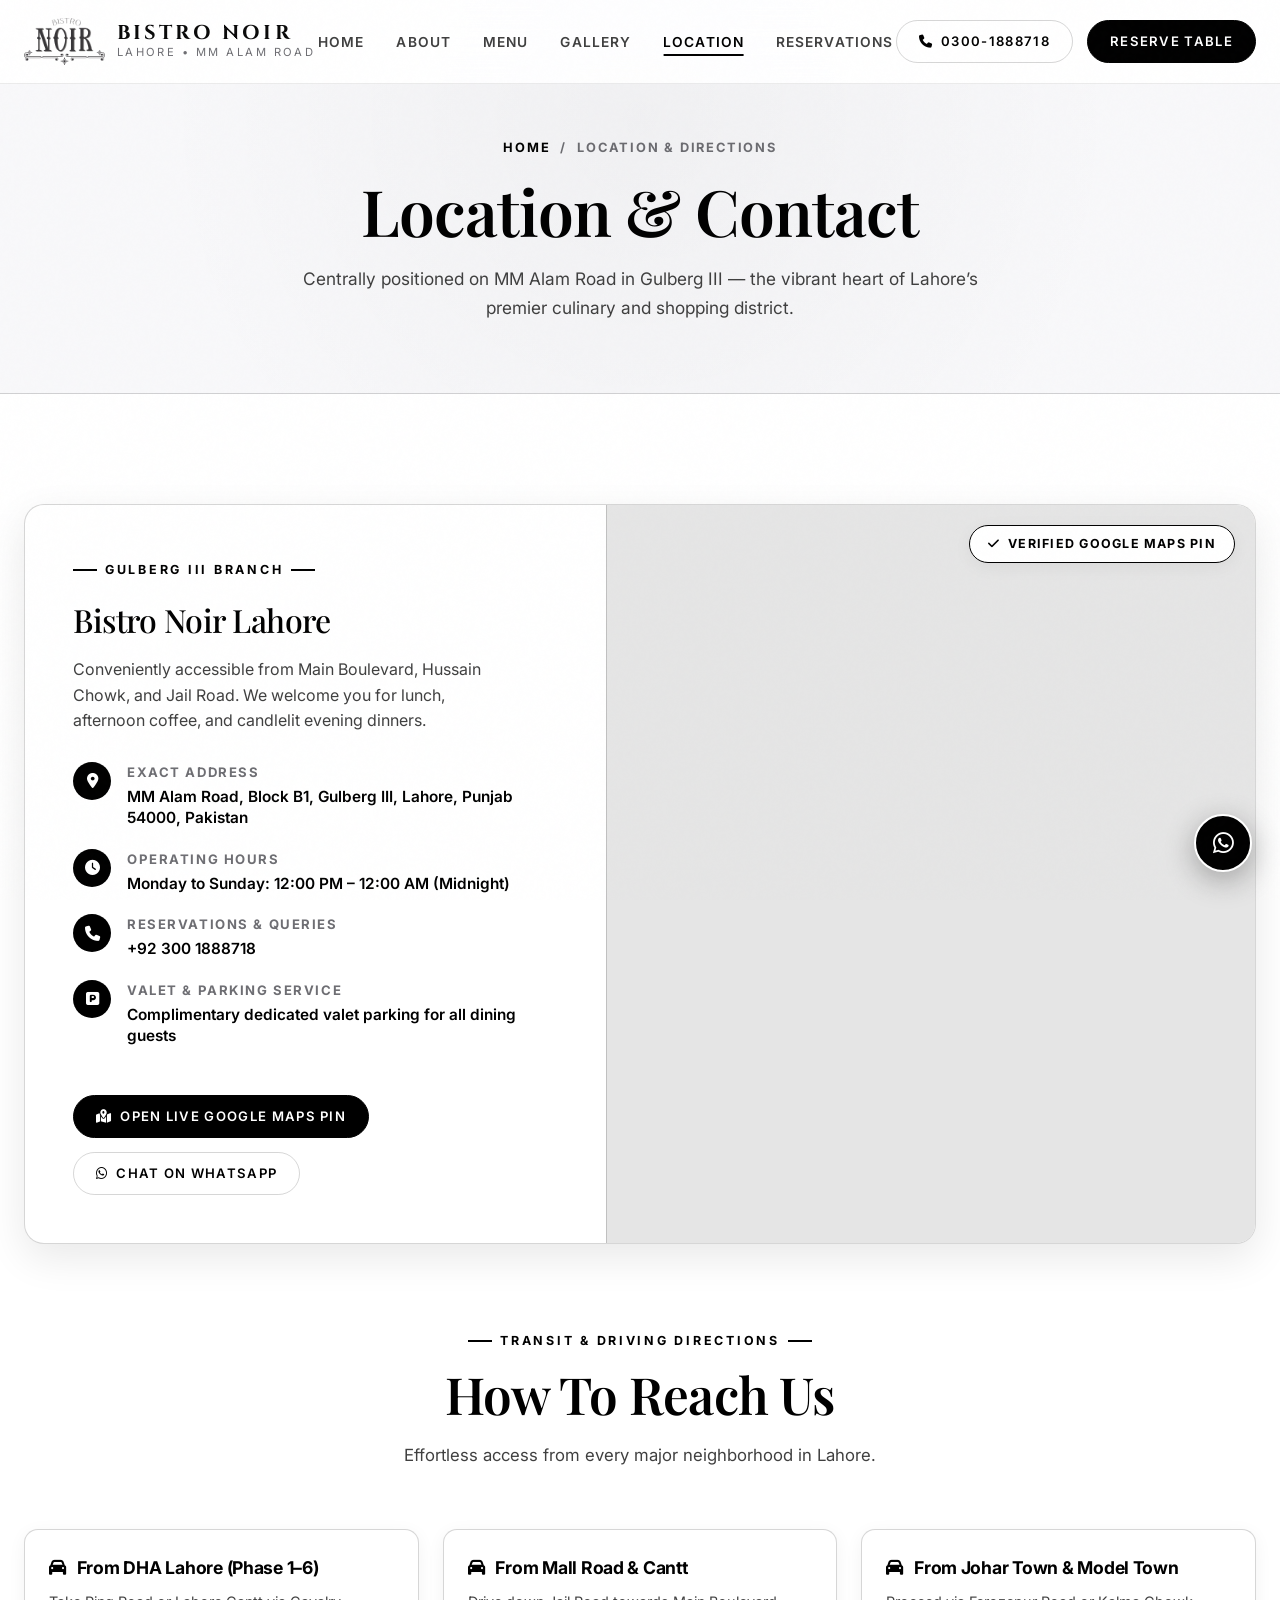
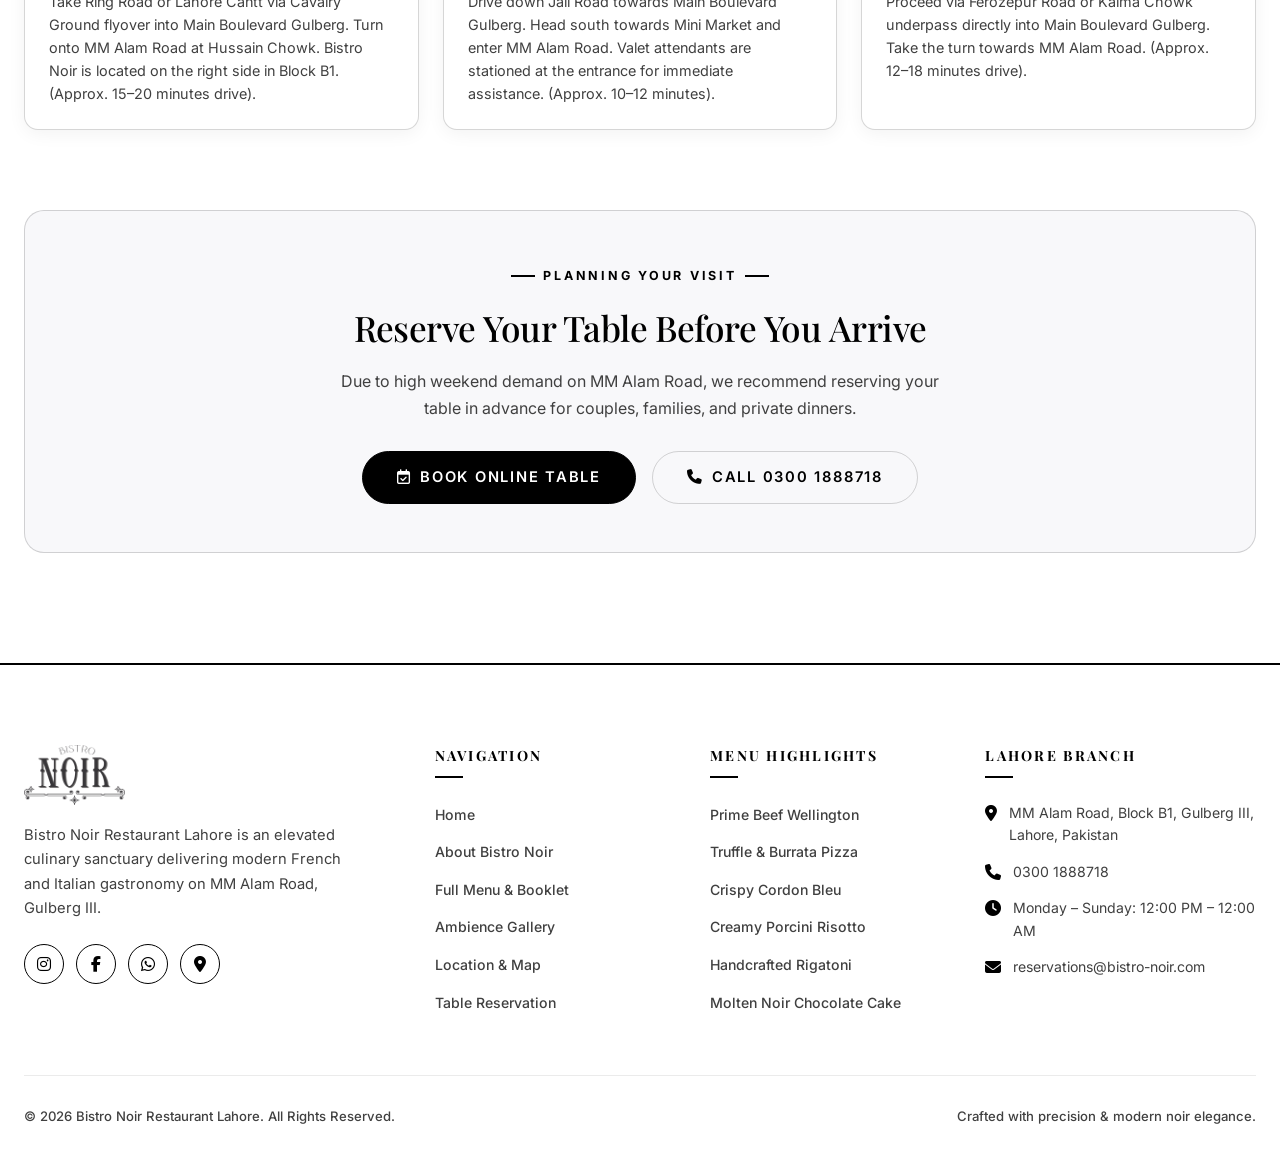
<file: location.html>
<!DOCTYPE html>
<html lang="en">
<head>
  <meta charset="UTF-8">
  <meta name="viewport" content="width=device-width, initial-scale=1.0">
  <title>Location & Directions | Bistro Noir Restaurant Lahore (MM Alam Road)</title>
  
  <meta name="description" content="Find Bistro Noir on MM Alam Road, Block B1, Gulberg III, Lahore. View map directions, opening hours, valet parking details, and contact numbers.">
  <meta name="theme-color" content="#ffffff">

  <!-- Open Graph -->
  <meta property="og:title" content="Location & Directions | Bistro Noir Lahore">
  <meta property="og:description" content="Visit Bistro Noir on MM Alam Road, Gulberg III, Lahore. Open daily from 12:00 PM to 12:00 AM.">
  <meta property="og:image" content="assets/optimized/ambiance-lahore-table.jpg">
  <meta property="og:url" content="https://maps.app.goo.gl/4QzuLWgYh8mXsJWE9">

  <!-- Favicon -->
  <link rel="icon" type="image/png" href="assets/optimized/logo.png">

  <!-- Google Fonts -->
  <link rel="preconnect" href="https://fonts.googleapis.com">
  <link rel="preconnect" href="https://fonts.gstatic.com" crossorigin>
  <link href="https://fonts.googleapis.com/css2?family=Cinzel:wght@400;600;700&family=Inter:wght@300;400;500;600;700&family=Playfair+Display:ital,wght@0,400;0,500;0,600;0,700;1,400&display=swap" rel="stylesheet">
  
  <!-- Font Awesome Icons -->
  <link rel="stylesheet" href="https://cdnjs.cloudflare.com/ajax/libs/font-awesome/6.4.0/css/all.min.css">

  <!-- Main Stylesheet -->
  <link rel="stylesheet" href="styles.css">
</head>
<body>

  <div class="noise-overlay" aria-hidden="true"></div>

  <!-- ==========================================================================
       HEADER
       ========================================================================== -->
  <header class="site-header">
    <div class="container nav-container">
      <a href="index.html" class="brand-link" aria-label="Bistro Noir Home">
        <img src="assets/optimized/logo.png" alt="Bistro Noir Logo" class="brand-logo">
        <div class="brand-title">
          <span class="brand-name">Bistro Noir</span>
          <span class="brand-sub">Lahore • MM Alam Road</span>
        </div>
      </a>

      <nav aria-label="Main Navigation">
        <ul class="nav-links">
          <li><a href="index.html" class="nav-link">Home</a></li>
          <li><a href="about.html" class="nav-link">About</a></li>
          <li><a href="menu.html" class="nav-link">Menu</a></li>
          <li><a href="gallery.html" class="nav-link">Gallery</a></li>
          <li><a href="location.html" class="nav-link active">Location</a></li>
          <li><a href="reservation.html" class="nav-link">Reservations</a></li>
        </ul>
      </nav>

      <div class="nav-actions">
        <a href="tel:03001888718" class="header-btn btn-outline">
          <i class="fa-solid fa-phone"></i> 0300-1888718
        </a>
        <a href="reservation.html" class="header-btn btn-black">
          Reserve Table
        </a>
        <button class="mobile-toggle" id="mobileToggle" aria-label="Toggle menu">
          <span></span>
          <span></span>
          <span></span>
        </button>
      </div>
    </div>
  </header>

  <!-- Mobile Drawer -->
  <aside class="mobile-menu" id="mobileMenu">
    <ul class="mobile-nav-links">
      <li><a href="index.html">Home</a></li>
      <li><a href="about.html">About Bistro Noir</a></li>
      <li><a href="menu.html">Full Menu & Booklet</a></li>
      <li><a href="gallery.html">Ambience & Food Gallery</a></li>
      <li><a href="location.html">Location & Map</a></li>
      <li><a href="reservation.html">Table Reservation</a></li>
    </ul>

    <div class="mobile-menu-footer">
      <p class="contact-quick">
        <strong>Bistro Noir Lahore</strong><br>
        MM Alam Road, Block B1, Gulberg III, Lahore<br>
        Daily: 12:00 PM – 12:00 AM
      </p>
      <a href="tel:03001888718" class="header-btn btn-black" style="width:100%; justify-content:center; display:flex;">
        <i class="fa-solid fa-phone"></i> Call 0300 1888718
      </a>
    </div>
  </aside>

  <!-- ==========================================================================
       SUBPAGE HERO BANNER
       ========================================================================== -->
  <section class="subpage-hero">
    <div class="container">
      <div class="breadcrumb-nav">
        <a href="index.html">Home</a>
        <span>/</span>
        <span>Location & Directions</span>
      </div>
      <h1 class="subpage-hero-title">Location & Contact</h1>
      <p class="subpage-hero-desc">
        Centrally positioned on MM Alam Road in Gulberg III — the vibrant heart of Lahore’s premier culinary and shopping district.
      </p>
    </div>
  </section>

  <!-- ==========================================================================
       MAIN LOCATION & MAP SECTION
       ========================================================================== -->
  <section class="section">
    <div class="container">
      <div class="location-card-wrapper reveal">
        <div class="location-details-col">
          <div>
            <div class="section-tag" style="justify-content:flex-start;">Gulberg III Branch</div>
            <h3>Bistro Noir Lahore</h3>
            <p>
              Conveniently accessible from Main Boulevard, Hussain Chowk, and Jail Road. We welcome you for lunch, afternoon coffee, and candlelit evening dinners.
            </p>

            <ul class="location-address-list">
              <li>
                <div class="loc-icon"><i class="fa-solid fa-location-dot"></i></div>
                <div class="loc-text">
                  <h4>Exact Address</h4>
                  <p>MM Alam Road, Block B1, Gulberg III, Lahore, Punjab 54000, Pakistan</p>
                </div>
              </li>

              <li>
                <div class="loc-icon"><i class="fa-solid fa-clock"></i></div>
                <div class="loc-text">
                  <h4>Operating Hours</h4>
                  <p>Monday to Sunday: 12:00 PM – 12:00 AM (Midnight)</p>
                </div>
              </li>

              <li>
                <div class="loc-icon"><i class="fa-solid fa-phone"></i></div>
                <div class="loc-text">
                  <h4>Reservations & Queries</h4>
                  <p>+92 300 1888718</p>
                </div>
              </li>

              <li>
                <div class="loc-icon"><i class="fa-solid fa-square-parking"></i></div>
                <div class="loc-text">
                  <h4>Valet & Parking Service</h4>
                  <p>Complimentary dedicated valet parking for all dining guests</p>
                </div>
              </li>
            </ul>
          </div>

          <div style="display:flex; gap:14px; flex-wrap:wrap; margin-top:20px;">
            <a href="https://maps.app.goo.gl/4QzuLWgYh8mXsJWE9" target="_blank" rel="noopener noreferrer" class="header-btn btn-black">
              <i class="fa-solid fa-map-location-dot"></i> Open Live Google Maps Pin
            </a>
            <a href="https://wa.me/923001888718?text=Hello%20Bistro%20Noir%20Lahore,%20I%20would%20like%20directions%20and%20assistance." target="_blank" rel="noopener noreferrer" class="header-btn btn-outline">
              <i class="fa-brands fa-whatsapp"></i> Chat on WhatsApp
            </a>
          </div>
        </div>

        <!-- Google Maps Embed -->
        <div class="map-embed-col">
          <iframe 
            class="map-embed-iframe"
            title="Bistro Noir Lahore Google Maps Location"
            src="https://www.google.com/maps/embed?pb=!1m18!1m12!1m3!1d3401.7618458925235!2d74.3497014!3d31.5181129!2m3!1f0!2f0!3f0!3m2!1i1024!2i768!4f13.1!3m3!1m2!1s0x3919051d3f5d712b%3A0xb134c1ddca22c083!2sBistro%20Noir%20Lahore!5e0!3m2!1sen!2s!4v1710000000000!5m2!1sen!2s" 
            allowfullscreen="" 
            loading="lazy" 
            referrerpolicy="no-referrer-when-downgrade">
          </iframe>
          <div class="map-badge-overlay">
            <i class="fa-solid fa-check"></i> Verified Google Maps Pin
          </div>
        </div>
      </div>

      <!-- Directions Guide from Major Areas in Lahore -->
      <div style="margin-top: 80px;">
        <div class="section-header reveal">
          <div class="section-tag">Transit & Driving Directions</div>
          <h2 class="section-title">How To Reach Us</h2>
          <p class="section-subtitle">Effortless access from every major neighborhood in Lahore.</p>
        </div>

        <div class="routes-grid reveal">
          <div class="route-card">
            <h4><i class="fa-solid fa-car"></i> From DHA Lahore (Phase 1–6)</h4>
            <p>
              Take Ring Road or Lahore Cantt via Cavalry Ground flyover into Main Boulevard Gulberg. Turn onto MM Alam Road at Hussain Chowk. Bistro Noir is located on the right side in Block B1. (Approx. 15–20 minutes drive).
            </p>
          </div>

          <div class="route-card">
            <h4><i class="fa-solid fa-car"></i> From Mall Road & Cantt</h4>
            <p>
              Drive down Jail Road towards Main Boulevard Gulberg. Head south towards Mini Market and enter MM Alam Road. Valet attendants are stationed at the entrance for immediate assistance. (Approx. 10–12 minutes).
            </p>
          </div>

          <div class="route-card">
            <h4><i class="fa-solid fa-car"></i> From Johar Town & Model Town</h4>
            <p>
              Proceed via Ferozepur Road or Kalma Chowk underpass directly into Main Boulevard Gulberg. Take the turn towards MM Alam Road. (Approx. 12–18 minutes drive).
            </p>
          </div>
        </div>
      </div>

      <!-- Opening Hours & Table Reservation Banner -->
      <div style="margin-top: 80px; background: var(--bg-secondary); border: 1.5px solid var(--border-medium); border-radius: 20px; padding: 48px; text-align: center;" class="reveal">
        <div class="section-tag">Planning Your Visit</div>
        <h3 style="font-size: 2.2rem; margin-bottom: 12px; color: #000000;">Reserve Your Table Before You Arrive</h3>
        <p style="max-width: 620px; margin: 0 auto 28px; color: var(--text-secondary); line-height: 1.7;">
          Due to high weekend demand on MM Alam Road, we recommend reserving your table in advance for couples, families, and private dinners.
        </p>
        <div style="display:flex; justify-content:center; gap:16px; flex-wrap:wrap;">
          <a href="reservation.html" class="header-btn btn-black btn-cta-large">
            <i class="fa-regular fa-calendar-check"></i> Book Online Table
          </a>
          <a href="tel:03001888718" class="header-btn btn-outline btn-cta-large">
            <i class="fa-solid fa-phone"></i> Call 0300 1888718
          </a>
        </div>
      </div>

    </div>
  </section>

  <!-- ==========================================================================
       FOOTER
       ========================================================================== -->
  <footer class="site-footer">
    <div class="container">
      <div class="footer-grid">
        <div class="footer-brand">
          <img src="assets/optimized/logo.png" alt="Bistro Noir Logo" class="brand-logo">
          <p>
            Bistro Noir Restaurant Lahore is an elevated culinary sanctuary delivering modern French and Italian gastronomy on MM Alam Road, Gulberg III.
          </p>
          <div class="footer-social-links">
            <a href="https://www.instagram.com/bistro.noir" target="_blank" rel="noopener noreferrer" class="social-btn" aria-label="Instagram">
              <i class="fa-brands fa-instagram"></i>
            </a>
            <a href="https://www.facebook.com" target="_blank" rel="noopener noreferrer" class="social-btn" aria-label="Facebook">
              <i class="fa-brands fa-facebook-f"></i>
            </a>
            <a href="https://wa.me/923001888718" target="_blank" rel="noopener noreferrer" class="social-btn" aria-label="WhatsApp">
              <i class="fa-brands fa-whatsapp"></i>
            </a>
            <a href="https://maps.app.goo.gl/4QzuLWgYh8mXsJWE9" target="_blank" rel="noopener noreferrer" class="social-btn" aria-label="Google Maps">
              <i class="fa-solid fa-location-dot"></i>
            </a>
          </div>
        </div>

        <div class="footer-col">
          <h4>Navigation</h4>
          <ul class="footer-links">
            <li><a href="index.html">Home</a></li>
            <li><a href="about.html">About Bistro Noir</a></li>
            <li><a href="menu.html">Full Menu & Booklet</a></li>
            <li><a href="gallery.html">Ambience Gallery</a></li>
            <li><a href="location.html">Location & Map</a></li>
            <li><a href="reservation.html">Table Reservation</a></li>
          </ul>
        </div>

        <div class="footer-col">
          <h4>Menu Highlights</h4>
          <ul class="footer-links">
            <li><a href="menu.html">Prime Beef Wellington</a></li>
            <li><a href="menu.html">Truffle & Burrata Pizza</a></li>
            <li><a href="menu.html">Crispy Cordon Bleu</a></li>
            <li><a href="menu.html">Creamy Porcini Risotto</a></li>
            <li><a href="menu.html">Handcrafted Rigatoni</a></li>
            <li><a href="menu.html">Molten Noir Chocolate Cake</a></li>
          </ul>
        </div>

        <div class="footer-col">
          <h4>Lahore Branch</h4>
          <div class="footer-contact-item">
            <i class="fa-solid fa-location-dot"></i>
            <span>MM Alam Road, Block B1, Gulberg III, Lahore, Pakistan</span>
          </div>
          <div class="footer-contact-item">
            <i class="fa-solid fa-phone"></i>
            <span>0300 1888718</span>
          </div>
          <div class="footer-contact-item">
            <i class="fa-solid fa-clock"></i>
            <span>Monday – Sunday: 12:00 PM – 12:00 AM</span>
          </div>
          <div class="footer-contact-item">
            <i class="fa-solid fa-envelope"></i>
            <span>reservations@bistro-noir.com</span>
          </div>
        </div>
      </div>

      <div class="footer-bottom">
        <p>© 2026 Bistro Noir Restaurant Lahore. All Rights Reserved.</p>
        <p>Crafted with precision & modern noir elegance.</p>
      </div>
    </div>
  </footer>

  <!-- Floating WhatsApp Quick Button -->
  <a href="https://wa.me/923001888718?text=Hello%20Bistro%20Noir%20Lahore,%20I%20need%20directions%20to%20the%20restaurant." target="_blank" rel="noopener noreferrer" class="floating-action-btn" aria-label="Chat on WhatsApp">
    <i class="fa-brands fa-whatsapp"></i>
  </a>

  <script src="script.js"></script>
</body>
</html>
</file>
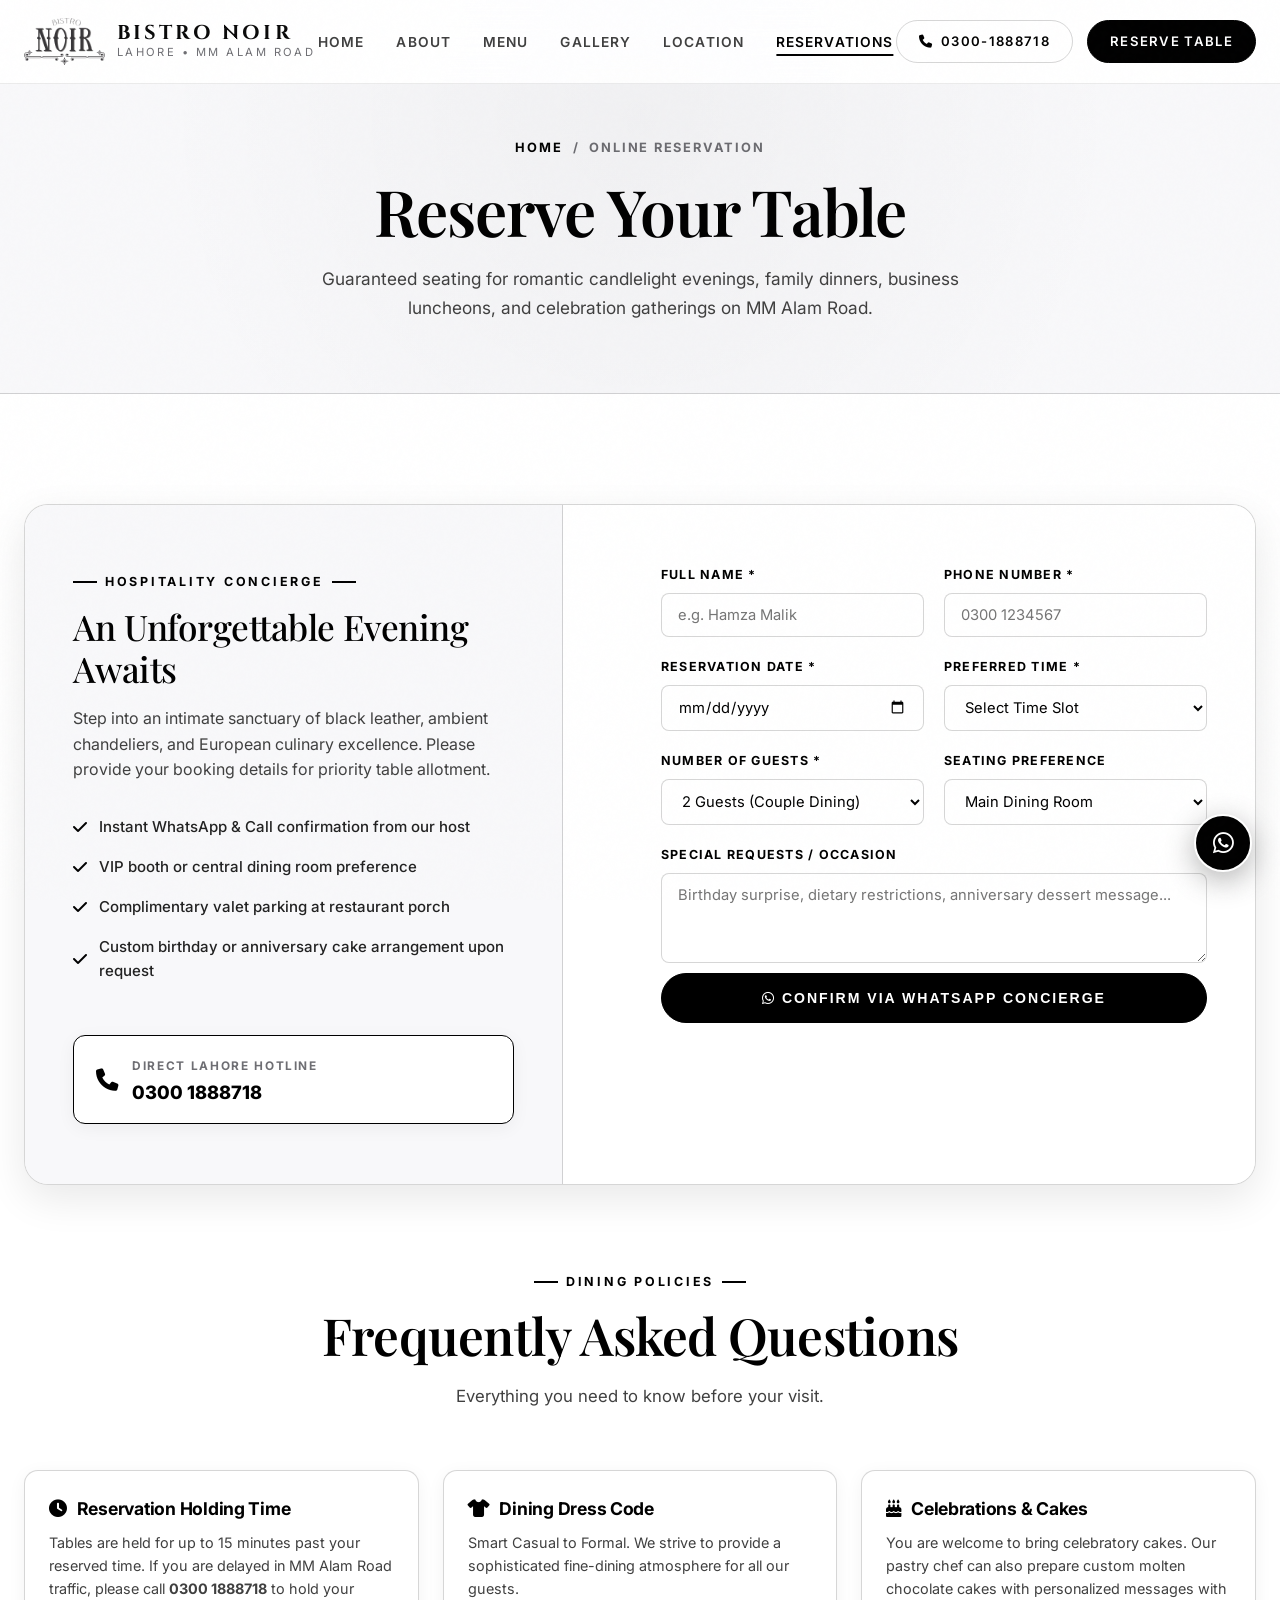
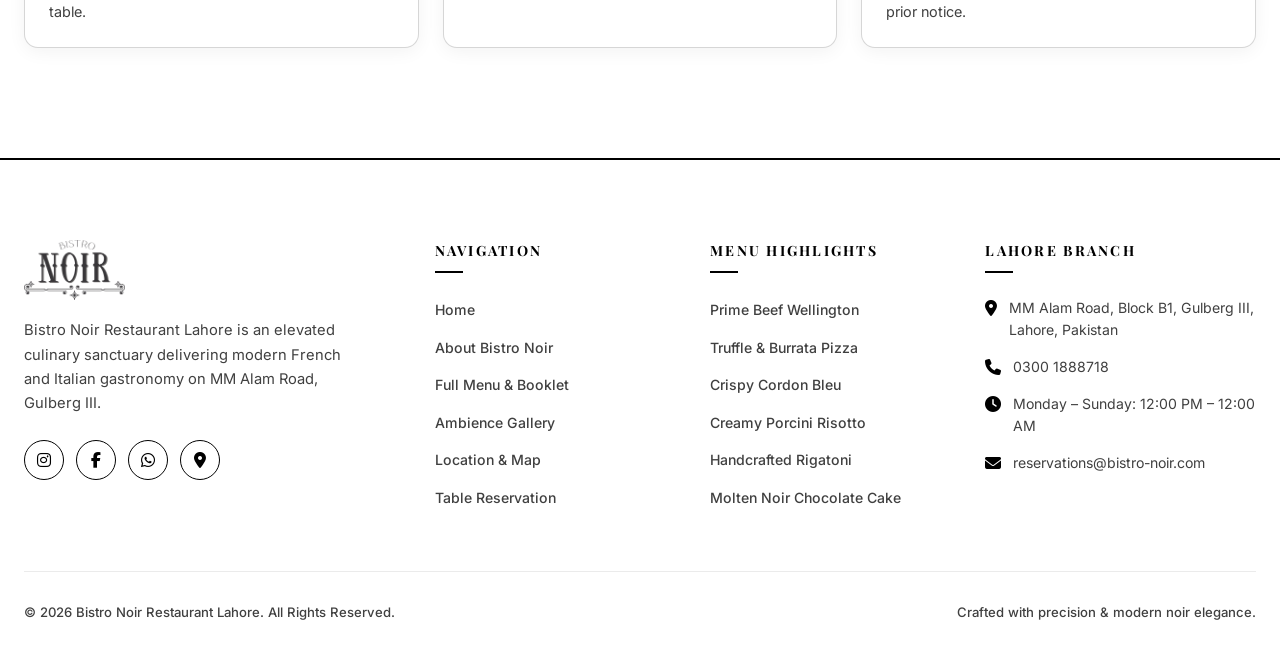
<file: reservation.html>
<!DOCTYPE html>
<html lang="en">
<head>
  <meta charset="UTF-8">
  <meta name="viewport" content="width=device-width, initial-scale=1.0">
  <title>Table Reservation & Private Dining | Bistro Noir Restaurant Lahore</title>
  
  <meta name="description" content="Reserve a table online at Bistro Noir Lahore on MM Alam Road, Gulberg III. Instant WhatsApp confirmation, VIP booth booking, and private events.">
  <meta name="theme-color" content="#ffffff">

  <!-- Open Graph -->
  <meta property="og:title" content="Table Reservation | Bistro Noir Restaurant Lahore">
  <meta property="og:description" content="Book your dining table on MM Alam Road, Gulberg III, Lahore with instant WhatsApp confirmation.">
  <meta property="og:image" content="assets/optimized/ambiance-dining-table.jpg">
  <meta property="og:url" content="https://maps.app.goo.gl/4QzuLWgYh8mXsJWE9">

  <!-- Favicon -->
  <link rel="icon" type="image/png" href="assets/optimized/logo.png">

  <!-- Google Fonts -->
  <link rel="preconnect" href="https://fonts.googleapis.com">
  <link rel="preconnect" href="https://fonts.gstatic.com" crossorigin>
  <link href="https://fonts.googleapis.com/css2?family=Cinzel:wght@400;600;700&family=Inter:wght@300;400;500;600;700&family=Playfair+Display:ital,wght@0,400;0,500;0,600;0,700;1,400&display=swap" rel="stylesheet">
  
  <!-- Font Awesome Icons -->
  <link rel="stylesheet" href="https://cdnjs.cloudflare.com/ajax/libs/font-awesome/6.4.0/css/all.min.css">

  <!-- Main Stylesheet -->
  <link rel="stylesheet" href="styles.css">
</head>
<body>

  <div class="noise-overlay" aria-hidden="true"></div>

  <!-- Header -->
  <header class="site-header">
    <div class="container nav-container">
      <a href="index.html" class="brand-link" aria-label="Bistro Noir Home">
        <img src="assets/optimized/logo.png" alt="Bistro Noir Logo" class="brand-logo">
        <div class="brand-title">
          <span class="brand-name">Bistro Noir</span>
          <span class="brand-sub">Lahore • MM Alam Road</span>
        </div>
      </a>

      <nav aria-label="Main Navigation">
        <ul class="nav-links">
          <li><a href="index.html" class="nav-link">Home</a></li>
          <li><a href="about.html" class="nav-link">About</a></li>
          <li><a href="menu.html" class="nav-link">Menu</a></li>
          <li><a href="gallery.html" class="nav-link">Gallery</a></li>
          <li><a href="location.html" class="nav-link">Location</a></li>
          <li><a href="reservation.html" class="nav-link active">Reservations</a></li>
        </ul>
      </nav>

      <div class="nav-actions">
        <a href="tel:03001888718" class="header-btn btn-outline">
          <i class="fa-solid fa-phone"></i> 0300-1888718
        </a>
        <a href="reservation.html" class="header-btn btn-black">
          Reserve Table
        </a>
        <button class="mobile-toggle" id="mobileToggle" aria-label="Toggle menu">
          <span></span>
          <span></span>
          <span></span>
        </button>
      </div>
    </div>
  </header>

  <!-- Mobile Drawer -->
  <aside class="mobile-menu" id="mobileMenu">
    <ul class="mobile-nav-links">
      <li><a href="index.html">Home</a></li>
      <li><a href="about.html">About Bistro Noir</a></li>
      <li><a href="menu.html">Full Menu & Booklet</a></li>
      <li><a href="gallery.html">Ambience & Food Gallery</a></li>
      <li><a href="location.html">Location & Map</a></li>
      <li><a href="reservation.html">Table Reservation</a></li>
    </ul>

    <div class="mobile-menu-footer">
      <p class="contact-quick">
        <strong>Bistro Noir Lahore</strong><br>
        MM Alam Road, Block B1, Gulberg III, Lahore<br>
        Daily: 12:00 PM – 12:00 AM
      </p>
      <a href="tel:03001888718" class="header-btn btn-black" style="width:100%; justify-content:center; display:flex;">
        <i class="fa-solid fa-phone"></i> Call 0300 1888718
      </a>
    </div>
  </aside>

  <!-- Subpage Hero -->
  <section class="subpage-hero">
    <div class="container">
      <div class="breadcrumb-nav">
        <a href="index.html">Home</a>
        <span>/</span>
        <span>Online Reservation</span>
      </div>
      <h1 class="subpage-hero-title">Reserve Your Table</h1>
      <p class="subpage-hero-desc">
        Guaranteed seating for romantic candlelight evenings, family dinners, business luncheons, and celebration gatherings on MM Alam Road.
      </p>
    </div>
  </section>

  <!-- Main Reservation Section -->
  <section class="section">
    <div class="container">
      <div class="reservation-wrapper reveal">
        <div class="reservation-info-col">
          <div>
            <div class="section-tag" style="justify-content:flex-start;">Hospitality Concierge</div>
            <h3>An Unforgettable Evening Awaits</h3>
            <p>
              Step into an intimate sanctuary of black leather, ambient chandeliers, and European culinary excellence. Please provide your booking details for priority table allotment.
            </p>

            <ul class="reservation-perks">
              <li><i class="fa-solid fa-check"></i> Instant WhatsApp & Call confirmation from our host</li>
              <li><i class="fa-solid fa-check"></i> VIP booth or central dining room preference</li>
              <li><i class="fa-solid fa-check"></i> Complimentary valet parking at restaurant porch</li>
              <li><i class="fa-solid fa-check"></i> Custom birthday or anniversary cake arrangement upon request</li>
            </ul>
          </div>

          <div class="direct-call-badge">
            <i class="fa-solid fa-phone icon"></i>
            <div>
              <span class="call-title">Direct Lahore Hotline</span>
              <div class="call-num">0300 1888718</div>
            </div>
          </div>
        </div>

        <div class="reservation-form-col">
          <form id="reservationForm">
            <div class="form-grid">
              <div class="form-group">
                <label for="resName">Full Name *</label>
                <input type="text" id="resName" class="form-control" placeholder="e.g. Hamza Malik" required>
              </div>

              <div class="form-group">
                <label for="resPhone">Phone Number *</label>
                <input type="tel" id="resPhone" class="form-control" placeholder="0300 1234567" required>
              </div>

              <div class="form-group">
                <label for="resDate">Reservation Date *</label>
                <input type="date" id="resDate" class="form-control" required>
              </div>

              <div class="form-group">
                <label for="resTime">Preferred Time *</label>
                <select id="resTime" class="form-control" required>
                  <option value="">Select Time Slot</option>
                  <option value="12:30 PM">12:30 PM (Lunch)</option>
                  <option value="01:30 PM">01:30 PM (Lunch)</option>
                  <option value="03:00 PM">03:00 PM (Afternoon)</option>
                  <option value="06:00 PM">06:00 PM (Early Dinner)</option>
                  <option value="07:30 PM">07:30 PM (Dinner)</option>
                  <option value="08:30 PM">08:30 PM (Dinner Prime)</option>
                  <option value="09:30 PM">09:30 PM (Dinner Prime)</option>
                  <option value="10:30 PM">10:30 PM (Late Night)</option>
                </select>
              </div>

              <div class="form-group">
                <label for="resGuests">Number of Guests *</label>
                <select id="resGuests" class="form-control" required>
                  <option value="2 Guests">2 Guests (Couple Dining)</option>
                  <option value="3-4 Guests">3 - 4 Guests</option>
                  <option value="5-6 Guests">5 - 6 Guests</option>
                  <option value="7-10 Guests">7 - 10 Guests (Party)</option>
                  <option value="10+ Guests">10+ Guests (Private Hall)</option>
                </select>
              </div>

              <div class="form-group">
                <label for="resSeating">Seating Preference</label>
                <select id="resSeating" class="form-control">
                  <option value="Main Dining Room">Main Dining Room</option>
                  <option value="VIP Booth Lounge">VIP Noir Booth Lounge</option>
                  <option value="Romantic Corner">Romantic Candlelit Corner</option>
                  <option value="Courtyard Style">Courtyard Table</option>
                </select>
              </div>

              <div class="form-group full-width">
                <label for="resRequests">Special Requests / Occasion</label>
                <textarea id="resRequests" class="form-control" placeholder="Birthday surprise, dietary restrictions, anniversary dessert message..."></textarea>
              </div>
            </div>

            <button type="submit" class="btn-submit-res">
              <i class="fa-brands fa-whatsapp"></i> Confirm via WhatsApp Concierge
            </button>
          </form>
        </div>
      </div>

      <!-- Dining Policy & FAQ -->
      <div style="margin-top: 80px;" class="reveal">
        <div class="section-header">
          <div class="section-tag">Dining Policies</div>
          <h2 class="section-title">Frequently Asked Questions</h2>
          <p class="section-subtitle">Everything you need to know before your visit.</p>
        </div>

        <div class="routes-grid">
          <div class="route-card">
            <h4><i class="fa-solid fa-clock"></i> Reservation Holding Time</h4>
            <p>Tables are held for up to 15 minutes past your reserved time. If you are delayed in MM Alam Road traffic, please call <strong>0300 1888718</strong> to hold your table.</p>
          </div>

          <div class="route-card">
            <h4><i class="fa-solid fa-shirt"></i> Dining Dress Code</h4>
            <p>Smart Casual to Formal. We strive to provide a sophisticated fine-dining atmosphere for all our guests.</p>
          </div>

          <div class="route-card">
            <h4><i class="fa-solid fa-cake-candles"></i> Celebrations & Cakes</h4>
            <p>You are welcome to bring celebratory cakes. Our pastry chef can also prepare custom molten chocolate cakes with personalized messages with prior notice.</p>
          </div>
        </div>
      </div>

    </div>
  </section>

  <!-- Footer -->
  <footer class="site-footer">
    <div class="container">
      <div class="footer-grid">
        <div class="footer-brand">
          <img src="assets/optimized/logo.png" alt="Bistro Noir Logo" class="brand-logo">
          <p>
            Bistro Noir Restaurant Lahore is an elevated culinary sanctuary delivering modern French and Italian gastronomy on MM Alam Road, Gulberg III.
          </p>
          <div class="footer-social-links">
            <a href="https://www.instagram.com/bistro.noir" target="_blank" rel="noopener noreferrer" class="social-btn" aria-label="Instagram">
              <i class="fa-brands fa-instagram"></i>
            </a>
            <a href="https://facebook.com" target="_blank" rel="noopener noreferrer" class="social-btn" aria-label="Facebook">
              <i class="fa-brands fa-facebook-f"></i>
            </a>
            <a href="https://wa.me/923001888718" target="_blank" rel="noopener noreferrer" class="social-btn" aria-label="WhatsApp">
              <i class="fa-brands fa-whatsapp"></i>
            </a>
            <a href="https://maps.app.goo.gl/4QzuLWgYh8mXsJWE9" target="_blank" rel="noopener noreferrer" class="social-btn" aria-label="Google Maps">
              <i class="fa-solid fa-location-dot"></i>
            </a>
          </div>
        </div>

        <div class="footer-col">
          <h4>Navigation</h4>
          <ul class="footer-links">
            <li><a href="index.html">Home</a></li>
            <li><a href="about.html">About Bistro Noir</a></li>
            <li><a href="menu.html">Full Menu & Booklet</a></li>
            <li><a href="gallery.html">Ambience Gallery</a></li>
            <li><a href="location.html">Location & Map</a></li>
            <li><a href="reservation.html">Table Reservation</a></li>
          </ul>
        </div>

        <div class="footer-col">
          <h4>Menu Highlights</h4>
          <ul class="footer-links">
            <li><a href="menu.html">Prime Beef Wellington</a></li>
            <li><a href="menu.html">Truffle & Burrata Pizza</a></li>
            <li><a href="menu.html">Crispy Cordon Bleu</a></li>
            <li><a href="menu.html">Creamy Porcini Risotto</a></li>
            <li><a href="menu.html">Handcrafted Rigatoni</a></li>
            <li><a href="menu.html">Molten Noir Chocolate Cake</a></li>
          </ul>
        </div>

        <div class="footer-col">
          <h4>Lahore Branch</h4>
          <div class="footer-contact-item">
            <i class="fa-solid fa-location-dot"></i>
            <span>MM Alam Road, Block B1, Gulberg III, Lahore, Pakistan</span>
          </div>
          <div class="footer-contact-item">
            <i class="fa-solid fa-phone"></i>
            <span>0300 1888718</span>
          </div>
          <div class="footer-contact-item">
            <i class="fa-solid fa-clock"></i>
            <span>Monday – Sunday: 12:00 PM – 12:00 AM</span>
          </div>
          <div class="footer-contact-item">
            <i class="fa-solid fa-envelope"></i>
            <span>reservations@bistro-noir.com</span>
          </div>
        </div>
      </div>

      <div class="footer-bottom">
        <p>© 2026 Bistro Noir Restaurant Lahore. All Rights Reserved.</p>
        <p>Crafted with precision & modern noir elegance.</p>
      </div>
    </div>
  </footer>

  <!-- Toast Notice -->
  <div class="toast-notice" id="toastNotice">
    <i class="fa-solid fa-circle-check" style="font-size:1.2rem;"></i>
    <span class="toast-msg">Notification message</span>
  </div>

  <a href="https://wa.me/923001888718?text=Hello%20Bistro%20Noir%20Lahore,%20I%20would%20like%20to%20reserve%20a%20table." target="_blank" rel="noopener noreferrer" class="floating-action-btn" aria-label="Chat on WhatsApp">
    <i class="fa-brands fa-whatsapp"></i>
  </a>

  <script src="script.js"></script>
</body>
</html>
</file>
<file: styles.css>
/* ==========================================================================
   BISTRO NOIR LAHORE - LUXURY WHITE & BLACK THEME
   Predominantly Pristine White & Deep Black Modern Architecture
   Original Vivid Food & Ambiance Image Colors
   ========================================================================== */

:root {
  /* Strict White & Black Color Palette (White-Dominant) */
  --bg-primary: #ffffff;
  --bg-secondary: #f8f8fa;
  --bg-tertiary: #f0f0f4;
  --bg-card: #ffffff;
  --bg-card-hover: #ffffff;
  --bg-glass: rgba(255, 255, 255, 0.92);
  --bg-dark-accent: #0a0a0a;

  --border-subtle: rgba(0, 0, 0, 0.08);
  --border-medium: rgba(0, 0, 0, 0.16);
  --border-strong: rgba(0, 0, 0, 0.32);
  --border-black: #000000;

  --text-primary: #0a0a0a;
  --text-secondary: #404040;
  --text-muted: #6e6e73;
  --text-invert: #ffffff;

  --accent-black: #000000;
  --accent-charcoal: #1c1c1e;
  --accent-silver: #444444;

  /* Typography */
  --font-serif: 'Playfair Display', 'Crimson Text', Georgia, serif;
  --font-sans: 'Inter', -apple-system, BlinkMacSystemFont, 'Segoe UI', Roboto, sans-serif;
  --font-display: 'Cinzel', 'Playfair Display', serif;

  /* Transitions & Shadows */
  --transition-smooth: all 0.32s cubic-bezier(0.16, 1, 0.3, 1);
  --transition-slow: all 0.6s cubic-bezier(0.16, 1, 0.3, 1);
  --shadow-subtle: 0 4px 18px rgba(0, 0, 0, 0.05);
  --shadow-elevated: 0 14px 40px rgba(0, 0, 0, 0.09);
  --shadow-hover: 0 20px 48px rgba(0, 0, 0, 0.14);

  --container-max: 1280px;
  --header-height: 84px;
}

/* Reset & Base */
*, *::before, *::after {
  box-sizing: border-box;
  margin: 0;
  padding: 0;
}

html {
  scroll-behavior: smooth;
  font-size: 16px;
  background-color: var(--bg-primary);
  color: var(--text-primary);
  -webkit-font-smoothing: antialiased;
  -moz-osx-font-smoothing: grayscale;
}

body {
  font-family: var(--font-sans);
  line-height: 1.6;
  background-color: var(--bg-primary);
  color: var(--text-primary);
  overflow-x: hidden;
  position: relative;
}

/* Subtle architectural grain */
.noise-overlay {
  position: fixed;
  top: 0;
  left: 0;
  width: 100vw;
  height: 100vh;
  pointer-events: none;
  z-index: 9999;
  opacity: 0.015;
  background-image: url("data:image/svg+xml,%3Csvg viewBox='0 0 200 200' xmlns='http://www.w3.org/2000/svg'%3E%3Cfilter id='noiseFilter'%3E%3CfeTurbulence type='fractalNoise' baseFrequency='0.8' numOctaves='3' stitchTiles='stitch'/%3E%3C/filter%3E%3Crect width='100%25' height='100%25' filter='url(%23noiseFilter)'/%3E%3C/svg%3E");
}

/* Custom Scrollbar */
::-webkit-scrollbar {
  width: 8px;
}
::-webkit-scrollbar-track {
  background: #f5f5f7;
}
::-webkit-scrollbar-thumb {
  background: #bbbbbc;
  border-radius: 4px;
  border: 2px solid #f5f5f7;
}
::-webkit-scrollbar-thumb:hover {
  background: #000000;
}

/* Typography Hierarchy */
h1, h2, h3, h4, h5, h6 {
  font-family: var(--font-serif);
  font-weight: 500;
  letter-spacing: -0.015em;
  color: var(--text-primary);
}

p {
  color: var(--text-secondary);
}

a {
  color: inherit;
  text-decoration: none;
  transition: var(--transition-smooth);
}

img {
  max-width: 100%;
  height: auto;
  display: block;
  /* Original colors preserved completely */
  filter: none !important;
}

.container {
  width: 100%;
  max-width: var(--container-max);
  margin-left: auto;
  margin-right: auto;
  padding-left: 24px;
  padding-right: 24px;
}

/* ==========================================================================
   NAVIGATION HEADER
   ========================================================================== */
.site-header {
  position: fixed;
  top: 0;
  left: 0;
  width: 100%;
  height: var(--header-height);
  z-index: 1000;
  background: rgba(255, 255, 255, 0.92);
  backdrop-filter: blur(20px);
  -webkit-backdrop-filter: blur(20px);
  border-bottom: 1px solid var(--border-subtle);
  transition: var(--transition-smooth);
}

.site-header.scrolled {
  background: rgba(255, 255, 255, 0.98);
  height: 72px;
  border-bottom: 1px solid var(--border-medium);
  box-shadow: 0 4px 24px rgba(0, 0, 0, 0.07);
}

.nav-container {
  display: flex;
  align-items: center;
  justify-content: space-between;
  height: 100%;
}

.brand-link {
  display: flex;
  align-items: center;
  gap: 12px;
}

.brand-logo {
  height: 48px;
  width: auto;
  object-fit: contain;
  transition: var(--transition-smooth);
}

.brand-title {
  display: flex;
  flex-direction: column;
}

.brand-title .brand-name {
  font-family: var(--font-display);
  font-size: 1.25rem;
  letter-spacing: 0.16em;
  text-transform: uppercase;
  color: var(--text-primary);
  font-weight: 700;
  line-height: 1.1;
}

.brand-title .brand-sub {
  font-size: 0.7rem;
  letter-spacing: 0.22em;
  text-transform: uppercase;
  color: var(--text-muted);
}

.nav-links {
  display: flex;
  align-items: center;
  gap: 32px;
  list-style: none;
}

.nav-link {
  font-size: 0.86rem;
  font-weight: 600;
  letter-spacing: 0.08em;
  text-transform: uppercase;
  color: var(--text-secondary);
  position: relative;
  padding: 6px 0;
}

.nav-link::after {
  content: '';
  position: absolute;
  bottom: 0;
  left: 50%;
  width: 0;
  height: 2px;
  background: #000000;
  transition: var(--transition-smooth);
  transform: translateX(-50%);
}

.nav-link:hover, .nav-link.active {
  color: #000000;
}

.nav-link:hover::after, .nav-link.active::after {
  width: 100%;
}

.nav-actions {
  display: flex;
  align-items: center;
  gap: 14px;
}

.header-btn {
  display: inline-flex;
  align-items: center;
  gap: 8px;
  padding: 10px 22px;
  font-size: 0.82rem;
  font-weight: 600;
  letter-spacing: 0.1em;
  text-transform: uppercase;
  border-radius: 40px;
  transition: var(--transition-smooth);
  cursor: pointer;
}

.btn-black {
  background: #000000;
  color: #ffffff;
  border: 1.5px solid #000000;
}

.btn-black:hover {
  background: #222222;
  border-color: #222222;
  box-shadow: 0 4px 18px rgba(0, 0, 0, 0.2);
  transform: translateY(-2px);
}

.btn-white {
  background: #ffffff;
  color: #000000;
  border: 1.5px solid #000000;
}

.btn-white:hover {
  background: #000000;
  color: #ffffff;
  transform: translateY(-2px);
  box-shadow: 0 4px 18px rgba(0, 0, 0, 0.12);
}

.btn-outline {
  background: transparent;
  color: #000000;
  border: 1.5px solid var(--border-medium);
}

.btn-outline:hover {
  border-color: #000000;
  background: #000000;
  color: #ffffff;
  transform: translateY(-2px);
}

/* Mobile Toggle */
.mobile-toggle {
  display: none;
  background: none;
  border: none;
  cursor: pointer;
  width: 38px;
  height: 38px;
  flex-direction: column;
  justify-content: center;
  align-items: center;
  gap: 6px;
  z-index: 1002;
}

.mobile-toggle span {
  display: block;
  width: 24px;
  height: 2px;
  background: #000000;
  transition: var(--transition-smooth);
}

.mobile-toggle.active span:nth-child(1) {
  transform: translateY(8px) rotate(45deg);
}
.mobile-toggle.active span:nth-child(2) {
  opacity: 0;
}
.mobile-toggle.active span:nth-child(3) {
  transform: translateY(-8px) rotate(-45deg);
}

/* Mobile Drawer */
.mobile-menu {
  position: fixed;
  top: 0;
  right: -100%;
  width: 84%;
  max-width: 380px;
  height: 100vh;
  background: #ffffff;
  border-left: 1px solid var(--border-medium);
  z-index: 1001;
  padding: 100px 32px 40px;
  display: flex;
  flex-direction: column;
  justify-content: space-between;
  transition: right 0.4s cubic-bezier(0.16, 1, 0.3, 1);
  box-shadow: -10px 0 40px rgba(0, 0, 0, 0.15);
}

.mobile-menu.open {
  right: 0;
}

.mobile-nav-links {
  display: flex;
  flex-direction: column;
  gap: 20px;
  list-style: none;
}

.mobile-nav-links a {
  font-family: var(--font-serif);
  font-size: 1.35rem;
  color: #000000;
  display: block;
  padding-bottom: 8px;
  border-bottom: 1px solid var(--border-subtle);
  font-weight: 600;
}

.mobile-nav-links a:hover {
  padding-left: 8px;
  border-color: #000000;
}

.mobile-menu-footer {
  padding-top: 24px;
  border-top: 1px solid var(--border-subtle);
}

.mobile-menu-footer .contact-quick {
  font-size: 0.85rem;
  color: var(--text-secondary);
  margin-bottom: 16px;
}

/* ==========================================================================
   HERO SECTION (Bright & Elegant White & Black Ambience)
   ========================================================================== */
.hero-section {
  position: relative;
  min-height: 100vh;
  display: flex;
  align-items: center;
  justify-content: center;
  padding-top: var(--header-height);
  padding-bottom: 60px;
  overflow: hidden;
  background: #ffffff;
}

.hero-bg {
  position: absolute;
  top: 0;
  left: 0;
  width: 100%;
  height: 100%;
  z-index: 0;
  overflow: hidden;
}

.hero-bg-img {
  width: 100%;
  height: 100%;
  object-fit: cover;
  object-position: center;
  transform: scale(1.03);
  animation: heroFloat 24s ease-in-out infinite alternate;
}

@keyframes heroFloat {
  0% { transform: scale(1.02) translate(0, 0); }
  50% { transform: scale(1.06) translate(-1%, -1%); }
  100% { transform: scale(1.03) translate(1%, 0); }
}

.hero-overlay {
  position: absolute;
  top: 0;
  left: 0;
  width: 100%;
  height: 100%;
  background: linear-gradient(
    180deg,
    rgba(255, 255, 255, 0.85) 0%,
    rgba(255, 255, 255, 0.92) 50%,
    rgba(255, 255, 255, 0.98) 100%
  );
  backdrop-filter: blur(4px);
  -webkit-backdrop-filter: blur(4px);
}

.hero-content {
  position: relative;
  z-index: 10;
  max-width: 900px;
  text-align: center;
  padding: 40px 20px;
}

.hero-badge {
  display: inline-flex;
  align-items: center;
  gap: 10px;
  padding: 7px 20px;
  background: #ffffff;
  border: 1.5px solid #000000;
  border-radius: 30px;
  font-size: 0.78rem;
  font-weight: 700;
  letter-spacing: 0.16em;
  text-transform: uppercase;
  color: #000000;
  margin-bottom: 24px;
  box-shadow: 0 4px 14px rgba(0, 0, 0, 0.06);
  animation: fadeInDown 0.9s cubic-bezier(0.16, 1, 0.3, 1) both;
}

.hero-badge .dot {
  width: 7px;
  height: 7px;
  background: #000000;
  border-radius: 50%;
}

.hero-title {
  font-size: clamp(2.8rem, 6vw, 4.8rem);
  font-weight: 600;
  line-height: 1.1;
  margin-bottom: 24px;
  letter-spacing: -0.02em;
  color: #000000;
  animation: fadeInUp 0.9s cubic-bezier(0.16, 1, 0.3, 1) 0.15s both;
}

.hero-title em {
  font-style: italic;
  font-family: var(--font-serif);
  font-weight: 400;
  color: #222222;
}

.hero-description {
  font-size: clamp(1.02rem, 2vw, 1.25rem);
  color: #333333;
  max-width: 720px;
  margin: 0 auto 36px;
  line-height: 1.7;
  font-weight: 400;
  animation: fadeInUp 0.9s cubic-bezier(0.16, 1, 0.3, 1) 0.3s both;
}

.hero-actions {
  display: flex;
  align-items: center;
  justify-content: center;
  gap: 18px;
  flex-wrap: wrap;
  animation: fadeInUp 0.9s cubic-bezier(0.16, 1, 0.3, 1) 0.45s both;
}

.btn-cta-large {
  padding: 14px 34px;
  font-size: 0.92rem;
  letter-spacing: 0.12em;
  border-radius: 40px;
}

.hero-stats {
  display: grid;
  grid-template-columns: repeat(4, 1fr);
  gap: 24px;
  margin-top: 60px;
  padding-top: 40px;
  border-top: 1px solid var(--border-medium);
  animation: fadeInUp 0.9s cubic-bezier(0.16, 1, 0.3, 1) 0.6s both;
}

.stat-item {
  text-align: center;
}

.stat-num {
  font-family: var(--font-serif);
  font-size: 2.3rem;
  font-weight: 700;
  color: #000000;
  display: block;
  line-height: 1.1;
}

.stat-label {
  font-size: 0.75rem;
  text-transform: uppercase;
  letter-spacing: 0.14em;
  color: var(--text-secondary);
  margin-top: 6px;
  display: block;
  font-weight: 600;
}

/* ==========================================================================
   QUICK INFO STRIP
   ========================================================================== */
.quick-info-strip {
  background: #ffffff;
  border-top: 1px solid var(--border-medium);
  border-bottom: 1px solid var(--border-medium);
  padding: 24px 0;
  position: relative;
  z-index: 20;
}

.info-strip-grid {
  display: grid;
  grid-template-columns: repeat(auto-fit, minmax(240px, 1fr));
  gap: 20px;
}

.info-strip-card {
  display: flex;
  align-items: center;
  gap: 16px;
  padding: 14px 18px;
  border-radius: 12px;
  background: var(--bg-secondary);
  border: 1px solid var(--border-subtle);
  transition: var(--transition-smooth);
}

.info-strip-card:hover {
  background: #ffffff;
  border-color: #000000;
  box-shadow: var(--shadow-subtle);
  transform: translateY(-2px);
}

.info-icon-box {
  width: 44px;
  height: 44px;
  display: flex;
  align-items: center;
  justify-content: center;
  border-radius: 50%;
  background: #000000;
  color: #ffffff;
  font-size: 1.1rem;
  flex-shrink: 0;
}

.info-content h4 {
  font-size: 0.78rem;
  text-transform: uppercase;
  letter-spacing: 0.12em;
  color: var(--text-muted);
  margin-bottom: 3px;
  font-family: var(--font-sans);
  font-weight: 700;
}

.info-content p {
  font-size: 0.95rem;
  color: #000000;
  font-weight: 600;
  line-height: 1.3;
}

/* ==========================================================================
   COMMON SECTIONS & HEADERS
   ========================================================================== */
.section {
  padding: 110px 0;
  position: relative;
  background: var(--bg-primary);
}

.section-darker {
  background: var(--bg-secondary);
}

.section-header {
  text-align: center;
  max-width: 720px;
  margin: 0 auto 60px;
}

.section-tag {
  display: inline-flex;
  align-items: center;
  gap: 8px;
  font-size: 0.78rem;
  font-weight: 700;
  letter-spacing: 0.22em;
  text-transform: uppercase;
  color: #000000;
  margin-bottom: 14px;
}

.section-tag::before, .section-tag::after {
  content: '';
  width: 24px;
  height: 2px;
  background: #000000;
}

.section-title {
  font-size: clamp(2rem, 4vw, 3.2rem);
  font-weight: 600;
  line-height: 1.15;
  margin-bottom: 18px;
  color: #000000;
}

.section-subtitle {
  font-size: 1.05rem;
  color: var(--text-secondary);
  line-height: 1.6;
}

/* ==========================================================================
   ABOUT SECTION
   ========================================================================== */
.about-grid {
  display: grid;
  grid-template-columns: 1fr 1fr;
  gap: 60px;
  align-items: center;
}

.about-visual {
  position: relative;
}

.about-img-main-wrap {
  position: relative;
  border-radius: 16px;
  overflow: hidden;
  border: 1px solid var(--border-medium);
  box-shadow: var(--shadow-elevated);
}

.about-img-main {
  width: 100%;
  height: 480px;
  object-fit: cover;
  transition: transform 0.8s ease;
}

.about-img-main-wrap:hover .about-img-main {
  transform: scale(1.04);
}

.about-floating-card {
  position: absolute;
  bottom: -24px;
  right: -24px;
  background: #ffffff;
  border: 1.5px solid #000000;
  border-radius: 12px;
  padding: 20px 24px;
  box-shadow: var(--shadow-hover);
  max-width: 260px;
}

.about-floating-card .quote-mark {
  font-family: var(--font-serif);
  font-size: 2.4rem;
  line-height: 1;
  color: #000000;
  margin-bottom: 6px;
  font-weight: 700;
}

.about-floating-card p {
  font-size: 0.88rem;
  color: #000000;
  font-style: italic;
  line-height: 1.4;
  font-weight: 500;
}

.about-content h3 {
  font-size: 2.2rem;
  line-height: 1.25;
  margin-bottom: 20px;
  color: #000000;
}

.about-content p {
  font-size: 1rem;
  line-height: 1.75;
  margin-bottom: 24px;
  color: var(--text-secondary);
}

.about-features {
  display: grid;
  grid-template-columns: 1fr 1fr;
  gap: 20px;
  margin: 32px 0;
}

.feature-box {
  display: flex;
  align-items: flex-start;
  gap: 14px;
  padding: 16px;
  border-radius: 10px;
  background: #ffffff;
  border: 1px solid var(--border-medium);
  box-shadow: var(--shadow-subtle);
  transition: var(--transition-smooth);
}

.feature-box:hover {
  border-color: #000000;
  transform: translateY(-3px);
  box-shadow: var(--shadow-elevated);
}

.feature-icon {
  width: 38px;
  height: 38px;
  display: flex;
  align-items: center;
  justify-content: center;
  border-radius: 8px;
  background: #000000;
  color: #ffffff;
  font-size: 1rem;
  flex-shrink: 0;
}

.feature-info h4 {
  font-size: 0.95rem;
  font-family: var(--font-sans);
  font-weight: 700;
  margin-bottom: 4px;
  color: #000000;
}

.feature-info p {
  font-size: 0.82rem;
  color: var(--text-secondary);
  line-height: 1.4;
  margin: 0;
}

/* ==========================================================================
   MENU SECTION (Crisp White Cards with Vivid Food Photos)
   ========================================================================== */
.menu-tabs-wrapper {
  display: flex;
  justify-content: center;
  margin-bottom: 48px;
}

.menu-tabs {
  display: flex;
  flex-wrap: wrap;
  gap: 8px;
  background: #ffffff;
  padding: 8px;
  border-radius: 50px;
  border: 1.5px solid var(--border-medium);
  box-shadow: var(--shadow-subtle);
}

.menu-tab-btn {
  background: transparent;
  border: none;
  color: var(--text-secondary);
  padding: 10px 22px;
  font-size: 0.84rem;
  font-weight: 700;
  letter-spacing: 0.08em;
  text-transform: uppercase;
  border-radius: 40px;
  cursor: pointer;
  transition: var(--transition-smooth);
}

.menu-tab-btn:hover {
  color: #000000;
}

.menu-tab-btn.active {
  background: #000000;
  color: #ffffff;
  box-shadow: 0 4px 14px rgba(0, 0, 0, 0.2);
}

.menu-grid {
  display: grid;
  grid-template-columns: repeat(auto-fill, minmax(350px, 1fr));
  gap: 30px;
}

.menu-card {
  background: #ffffff;
  border: 1px solid var(--border-medium);
  border-radius: 16px;
  overflow: hidden;
  transition: var(--transition-smooth);
  display: flex;
  flex-direction: column;
  position: relative;
  box-shadow: var(--shadow-subtle);
}

.menu-card:hover {
  border-color: #000000;
  transform: translateY(-6px);
  box-shadow: var(--shadow-hover);
}

.menu-card-img-wrap {
  position: relative;
  width: 100%;
  height: 240px;
  overflow: hidden;
  background: #f0f0f0;
}

.menu-card-img {
  width: 100%;
  height: 100%;
  object-fit: cover;
  transition: transform 0.6s cubic-bezier(0.16, 1, 0.3, 1);
  /* Original colors intact */
}

.menu-card:hover .menu-card-img {
  transform: scale(1.08);
}

.badge-tag {
  position: absolute;
  top: 14px;
  left: 14px;
  background: rgba(0, 0, 0, 0.85);
  color: #ffffff;
  backdrop-filter: blur(8px);
  padding: 5px 14px;
  border-radius: 20px;
  font-size: 0.72rem;
  font-weight: 700;
  letter-spacing: 0.1em;
  text-transform: uppercase;
  display: flex;
  align-items: center;
  gap: 6px;
}

.menu-card-body {
  padding: 24px;
  display: flex;
  flex-direction: column;
  flex-grow: 1;
}

.menu-card-header {
  display: flex;
  justify-content: space-between;
  align-items: baseline;
  gap: 12px;
  margin-bottom: 10px;
}

.menu-dish-title {
  font-size: 1.25rem;
  font-family: var(--font-serif);
  font-weight: 700;
  color: #000000;
}

.menu-dish-price {
  font-size: 1.15rem;
  font-weight: 800;
  color: #000000;
  white-space: nowrap;
  font-family: var(--font-sans);
}

.menu-dish-desc {
  font-size: 0.88rem;
  color: var(--text-secondary);
  line-height: 1.55;
  margin-bottom: 20px;
  flex-grow: 1;
}

.menu-card-footer {
  display: flex;
  align-items: center;
  justify-content: space-between;
  padding-top: 16px;
  border-top: 1px solid var(--border-subtle);
}

.menu-dish-cuisine {
  font-size: 0.75rem;
  text-transform: uppercase;
  letter-spacing: 0.12em;
  color: var(--text-muted);
  font-weight: 600;
}

.dish-order-btn {
  background: #ffffff;
  border: 1.5px solid #000000;
  color: #000000;
  padding: 6px 16px;
  border-radius: 20px;
  font-size: 0.78rem;
  font-weight: 700;
  text-transform: uppercase;
  letter-spacing: 0.08em;
  cursor: pointer;
  transition: var(--transition-smooth);
}

.dish-order-btn:hover {
  background: #000000;
  color: #ffffff;
}

/* ==========================================================================
   OFFICIAL 10-PAGE MENU BOOKLET VIEWER
   ========================================================================== */
.menu-booklet-box {
  margin-top: 80px;
  background: #ffffff;
  border: 1.5px solid var(--border-medium);
  border-radius: 20px;
  padding: 40px;
  position: relative;
  overflow: hidden;
  box-shadow: var(--shadow-elevated);
}

.booklet-header {
  text-align: center;
  margin-bottom: 24px;
}

.booklet-header h3 {
  font-size: 1.9rem;
  margin-bottom: 6px;
  color: #000000;
  font-weight: 600;
}

.booklet-header p {
  color: var(--text-muted);
  font-weight: 600;
  font-size: 0.88rem;
  letter-spacing: 0.1em;
  text-transform: uppercase;
}

.booklet-nav-controls {
  display: flex;
  align-items: center;
  justify-content: center;
  gap: 16px;
  margin-bottom: 24px;
  flex-wrap: wrap;
}

.booklet-pills {
  display: flex;
  flex-wrap: wrap;
  gap: 8px;
  justify-content: center;
}

.booklet-pill-btn {
  background: var(--bg-secondary);
  border: 1px solid var(--border-medium);
  color: var(--text-secondary);
  padding: 7px 16px;
  border-radius: 20px;
  font-size: 0.78rem;
  font-weight: 700;
  cursor: pointer;
  transition: var(--transition-smooth);
}

.booklet-pill-btn:hover, .booklet-pill-btn.active {
  background: #000000;
  color: #ffffff;
  border-color: #000000;
}

.booklet-viewport {
  position: relative;
  max-width: 960px;
  margin: 0 auto;
  border-radius: 12px;
  overflow: hidden;
  border: 1px solid var(--border-medium);
  box-shadow: var(--shadow-elevated);
  background: #000000;
  aspect-ratio: 16 / 9;
}

.booklet-img {
  width: 100%;
  height: 100%;
  object-fit: contain;
  background: #111111;
  transition: opacity 0.3s ease;
}

.booklet-nav-arrow {
  position: absolute;
  top: 50%;
  transform: translateY(-50%);
  background: rgba(255, 255, 255, 0.9);
  border: 1.5px solid #000000;
  color: #000000;
  width: 48px;
  height: 48px;
  border-radius: 50%;
  display: flex;
  align-items: center;
  justify-content: center;
  cursor: pointer;
  font-size: 1.2rem;
  transition: var(--transition-smooth);
  backdrop-filter: blur(6px);
  z-index: 5;
}

.booklet-nav-arrow:hover {
  background: #000000;
  color: #ffffff;
}

.booklet-prev { left: 16px; }
.booklet-next { right: 16px; }

.booklet-caption-bar {
  display: flex;
  align-items: center;
  justify-content: space-between;
  margin-top: 18px;
  font-size: 0.85rem;
  color: var(--text-muted);
  font-weight: 600;
}

/* ==========================================================================
   AMBIANCE & GALLERY SECTION
   ========================================================================== */
.gallery-grid {
  display: grid;
  grid-template-columns: repeat(12, 1fr);
  gap: 20px;
}

.gallery-item {
  position: relative;
  border-radius: 14px;
  overflow: hidden;
  border: 1px solid var(--border-medium);
  background: #f4f4f4;
  cursor: pointer;
  box-shadow: var(--shadow-subtle);
}

.gallery-item:hover {
  border-color: #000000;
  box-shadow: var(--shadow-hover);
}

.gallery-item img {
  width: 100%;
  height: 100%;
  object-fit: cover;
  transition: transform 0.7s cubic-bezier(0.16, 1, 0.3, 1);
}

.gallery-item:hover img {
  transform: scale(1.06);
}

.gallery-item-overlay {
  position: absolute;
  bottom: 0;
  left: 0;
  width: 100%;
  padding: 24px;
  background: linear-gradient(0deg, rgba(0, 0, 0, 0.85) 0%, transparent 100%);
  color: #ffffff;
  opacity: 0;
  transform: translateY(10px);
  transition: var(--transition-smooth);
}

.gallery-item:hover .gallery-item-overlay {
  opacity: 1;
  transform: translateY(0);
}

.gallery-item-overlay h4 {
  font-size: 1.15rem;
  font-family: var(--font-serif);
  margin-bottom: 4px;
  color: #ffffff;
}

.gallery-item-overlay p {
  font-size: 0.78rem;
  color: #e0e0e0;
  text-transform: uppercase;
  letter-spacing: 0.12em;
}

/* Bento Gallery Layout */
.gallery-span-8 { grid-column: span 8; height: 380px; }
.gallery-span-4 { grid-column: span 4; height: 380px; }
.gallery-span-4-b { grid-column: span 4; height: 320px; }
.gallery-span-8-b { grid-column: span 8; height: 320px; }
.gallery-span-6 { grid-column: span 6; height: 320px; }

/* ==========================================================================
   RESERVATION SECTION
   ========================================================================== */
.reservation-wrapper {
  display: grid;
  grid-template-columns: 1fr 1.1fr;
  gap: 50px;
  background: #ffffff;
  border: 1.5px solid var(--border-medium);
  border-radius: 24px;
  overflow: hidden;
  box-shadow: var(--shadow-elevated);
}

.reservation-info-col {
  padding: 60px 48px;
  background: var(--bg-secondary);
  display: flex;
  flex-direction: column;
  justify-content: space-between;
  border-right: 1px solid var(--border-medium);
}

.reservation-info-col h3 {
  font-size: 2.2rem;
  margin-bottom: 16px;
  line-height: 1.2;
  color: #000000;
}

.reservation-perks {
  list-style: none;
  margin: 32px 0;
  display: flex;
  flex-direction: column;
  gap: 16px;
}

.reservation-perks li {
  display: flex;
  align-items: center;
  gap: 12px;
  font-size: 0.94rem;
  color: #222222;
  font-weight: 500;
}

.reservation-perks i {
  color: #000000;
  font-size: 1rem;
}

.direct-call-badge {
  display: inline-flex;
  align-items: center;
  gap: 14px;
  padding: 16px 22px;
  background: #ffffff;
  border: 1.5px solid #000000;
  border-radius: 12px;
  margin-top: 20px;
  box-shadow: var(--shadow-subtle);
}

.direct-call-badge .icon {
  font-size: 1.4rem;
  color: #000000;
}

.direct-call-badge .call-title {
  font-size: 0.74rem;
  text-transform: uppercase;
  letter-spacing: 0.14em;
  color: var(--text-muted);
  font-weight: 700;
}

.direct-call-badge .call-num {
  font-size: 1.15rem;
  font-weight: 800;
  color: #000000;
  font-family: var(--font-sans);
}

.reservation-form-col {
  padding: 60px 48px;
  background: #ffffff;
}

.form-grid {
  display: grid;
  grid-template-columns: 1fr 1fr;
  gap: 20px;
}

.form-group {
  display: flex;
  flex-direction: column;
  gap: 8px;
}

.form-group.full-width {
  grid-column: span 2;
}

.form-group label {
  font-size: 0.78rem;
  font-weight: 700;
  text-transform: uppercase;
  letter-spacing: 0.1em;
  color: #000000;
}

.form-control {
  background: #ffffff;
  border: 1.5px solid var(--border-medium);
  border-radius: 8px;
  padding: 12px 16px;
  color: #000000;
  font-family: var(--font-sans);
  font-size: 0.92rem;
  transition: var(--transition-smooth);
}

.form-control:focus {
  outline: none;
  border-color: #000000;
  box-shadow: 0 0 0 3px rgba(0, 0, 0, 0.08);
}

select.form-control {
  cursor: pointer;
}

textarea.form-control {
  resize: vertical;
  min-height: 90px;
}

.btn-submit-res {
  width: 100%;
  padding: 16px;
  margin-top: 10px;
  background: #000000;
  color: #ffffff;
  border: 1.5px solid #000000;
  border-radius: 40px;
  font-size: 0.88rem;
  font-weight: 700;
  text-transform: uppercase;
  letter-spacing: 0.14em;
  cursor: pointer;
  transition: var(--transition-smooth);
}

.btn-submit-res:hover {
  background: #222222;
  box-shadow: 0 6px 20px rgba(0, 0, 0, 0.25);
  transform: translateY(-2px);
}

/* ==========================================================================
   LAHORE LOCATION & MAP SECTION
   ========================================================================== */
.location-card-wrapper {
  display: grid;
  grid-template-columns: 1fr 1.2fr;
  gap: 40px;
  background: #ffffff;
  border: 1.5px solid var(--border-medium);
  border-radius: 20px;
  overflow: hidden;
  box-shadow: var(--shadow-elevated);
}

.location-details-col {
  padding: 48px;
  display: flex;
  flex-direction: column;
  justify-content: space-between;
}

.location-details-col h3 {
  font-size: 2rem;
  margin-bottom: 12px;
  color: #000000;
}

.location-address-list {
  list-style: none;
  margin: 28px 0;
  display: flex;
  flex-direction: column;
  gap: 20px;
}

.location-address-list li {
  display: flex;
  align-items: flex-start;
  gap: 16px;
}

.loc-icon {
  width: 38px;
  height: 38px;
  border-radius: 50%;
  background: #000000;
  color: #ffffff;
  display: flex;
  align-items: center;
  justify-content: center;
  font-size: 0.95rem;
  flex-shrink: 0;
}

.loc-text h4 {
  font-size: 0.82rem;
  text-transform: uppercase;
  letter-spacing: 0.12em;
  color: var(--text-muted);
  font-family: var(--font-sans);
  font-weight: 700;
  margin-bottom: 3px;
}

.loc-text p {
  font-size: 0.96rem;
  color: #000000;
  line-height: 1.4;
  font-weight: 600;
}

.map-embed-col {
  position: relative;
  min-height: 420px;
  background: #e5e5e5;
  border-left: 1px solid var(--border-medium);
}

.map-embed-iframe {
  width: 100%;
  height: 100%;
  border: none;
}

.map-badge-overlay {
  position: absolute;
  top: 20px;
  right: 20px;
  background: #ffffff;
  border: 1.5px solid #000000;
  border-radius: 30px;
  padding: 8px 18px;
  display: inline-flex;
  align-items: center;
  gap: 8px;
  font-size: 0.78rem;
  font-weight: 700;
  text-transform: uppercase;
  letter-spacing: 0.1em;
  color: #000000;
  box-shadow: var(--shadow-subtle);
}

/* ==========================================================================
   REVIEWS & TESTIMONIALS
   ========================================================================== */
.reviews-grid {
  display: grid;
  grid-template-columns: repeat(auto-fit, minmax(320px, 1fr));
  gap: 28px;
}

.review-card {
  background: #ffffff;
  border: 1px solid var(--border-medium);
  border-radius: 16px;
  padding: 32px;
  display: flex;
  flex-direction: column;
  justify-content: space-between;
  transition: var(--transition-smooth);
  box-shadow: var(--shadow-subtle);
}

.review-card:hover {
  border-color: #000000;
  transform: translateY(-4px);
  box-shadow: var(--shadow-hover);
}

.review-stars {
  color: #000000;
  display: flex;
  gap: 4px;
  margin-bottom: 16px;
  font-size: 0.95rem;
}

.review-text {
  font-family: var(--font-serif);
  font-size: 1.05rem;
  font-style: italic;
  line-height: 1.6;
  color: #111111;
  margin-bottom: 24px;
}

.review-author {
  display: flex;
  align-items: center;
  gap: 12px;
  border-top: 1px solid var(--border-subtle);
  padding-top: 16px;
}

.author-avatar {
  width: 42px;
  height: 42px;
  border-radius: 50%;
  background: #000000;
  color: #ffffff;
  font-weight: 700;
  display: flex;
  align-items: center;
  justify-content: center;
  font-size: 1rem;
}

.author-info h4 {
  font-size: 0.92rem;
  font-family: var(--font-sans);
  font-weight: 700;
  color: #000000;
}

.author-info span {
  font-size: 0.76rem;
  color: var(--text-muted);
  text-transform: uppercase;
  letter-spacing: 0.08em;
  font-weight: 600;
}

/* ==========================================================================
   FOOTER (Clean White & Black Editorial Design)
   ========================================================================== */
.site-footer {
  background: #ffffff;
  border-top: 2px solid #000000;
  padding-top: 80px;
  padding-bottom: 30px;
  position: relative;
}

.footer-grid {
  display: grid;
  grid-template-columns: 1.6fr 1fr 1fr 1.2fr;
  gap: 50px;
  margin-bottom: 60px;
}

.footer-brand .brand-logo {
  height: 60px;
  margin-bottom: 18px;
}

.footer-brand p {
  font-size: 0.92rem;
  line-height: 1.65;
  color: var(--text-secondary);
  max-width: 320px;
  margin-bottom: 24px;
}

.footer-social-links {
  display: flex;
  align-items: center;
  gap: 12px;
}

.social-btn {
  width: 40px;
  height: 40px;
  border-radius: 50%;
  border: 1.5px solid #000000;
  background: #ffffff;
  color: #000000;
  display: flex;
  align-items: center;
  justify-content: center;
  font-size: 1rem;
  transition: var(--transition-smooth);
}

.social-btn:hover {
  background: #000000;
  color: #ffffff;
  transform: translateY(-3px);
}

.footer-col h4 {
  font-size: 0.88rem;
  font-weight: 700;
  text-transform: uppercase;
  letter-spacing: 0.16em;
  color: #000000;
  margin-bottom: 24px;
  position: relative;
  padding-bottom: 10px;
}

.footer-col h4::after {
  content: '';
  position: absolute;
  bottom: 0;
  left: 0;
  width: 28px;
  height: 2px;
  background: #000000;
}

.footer-links {
  list-style: none;
  display: flex;
  flex-direction: column;
  gap: 12px;
}

.footer-links a {
  font-size: 0.88rem;
  color: var(--text-secondary);
  font-weight: 500;
  transition: var(--transition-smooth);
}

.footer-links a:hover {
  color: #000000;
  padding-left: 6px;
  font-weight: 700;
}

.footer-contact-item {
  display: flex;
  align-items: flex-start;
  gap: 12px;
  margin-bottom: 14px;
  font-size: 0.88rem;
  color: var(--text-secondary);
}

.footer-contact-item i {
  color: #000000;
  margin-top: 3px;
  font-size: 1rem;
}

.footer-bottom {
  display: flex;
  align-items: center;
  justify-content: space-between;
  padding-top: 30px;
  border-top: 1px solid var(--border-subtle);
  font-size: 0.82rem;
  color: var(--text-muted);
  flex-wrap: wrap;
  gap: 16px;
  font-weight: 500;
}

/* ==========================================================================
   MODALS, LIGHTBOX & FLOATING ACTIONS
   ========================================================================== */
.lightbox-modal {
  position: fixed;
  top: 0;
  left: 0;
  width: 100vw;
  height: 100vh;
  background: rgba(0, 0, 0, 0.94);
  backdrop-filter: blur(16px);
  z-index: 10000;
  display: none;
  align-items: center;
  justify-content: center;
  padding: 40px;
}

.lightbox-modal.active {
  display: flex;
}

.lightbox-content {
  position: relative;
  max-width: 90vw;
  max-height: 85vh;
}

.lightbox-img {
  max-width: 100%;
  max-height: 85vh;
  object-fit: contain;
  border-radius: 8px;
  box-shadow: 0 0 50px rgba(0, 0, 0, 0.9);
}

.lightbox-close {
  position: absolute;
  top: -44px;
  right: 0;
  background: none;
  border: none;
  color: #ffffff;
  font-size: 2rem;
  cursor: pointer;
}

/* Toast Notification */
.toast-notice {
  position: fixed;
  bottom: 30px;
  right: 30px;
  background: #000000;
  color: #ffffff;
  padding: 16px 24px;
  border-radius: 12px;
  font-weight: 600;
  font-size: 0.9rem;
  display: flex;
  align-items: center;
  gap: 12px;
  box-shadow: 0 10px 40px rgba(0, 0, 0, 0.25);
  z-index: 10050;
  transform: translateY(100px);
  opacity: 0;
  transition: var(--transition-smooth);
}

.toast-notice.show {
  transform: translateY(0);
  opacity: 1;
}

/* Floating WhatsApp / Action Button */
.floating-action-btn {
  position: fixed;
  bottom: 28px;
  right: 28px;
  width: 58px;
  height: 58px;
  border-radius: 50%;
  background: #000000;
  color: #ffffff;
  display: flex;
  align-items: center;
  justify-content: center;
  font-size: 1.5rem;
  box-shadow: 0 8px 30px rgba(0, 0, 0, 0.3);
  border: 2px solid #ffffff;
  z-index: 990;
  transition: var(--transition-smooth);
}

.floating-action-btn:hover {
  transform: scale(1.1);
  box-shadow: 0 10px 35px rgba(0, 0, 0, 0.45);
}

/* Animations */
@keyframes fadeInUp {
  from { opacity: 0; transform: translateY(30px); }
  to { opacity: 1; transform: translateY(0); }
}

@keyframes fadeInDown {
  from { opacity: 0; transform: translateY(-30px); }
  to { opacity: 1; transform: translateY(0); }
}

.reveal {
  opacity: 0;
  transform: translateY(35px);
  transition: opacity 0.8s cubic-bezier(0.16, 1, 0.3, 1), transform 0.8s cubic-bezier(0.16, 1, 0.3, 1);
}

.reveal.active {
  opacity: 1;
  transform: translateY(0);
}

/* ==========================================================================
   RESPONSIVE (Tablets & Mobile)
   ========================================================================== */
@media (max-width: 1024px) {
  .hero-stats {
    grid-template-columns: repeat(2, 1fr);
    gap: 30px;
  }
  .about-grid {
    grid-template-columns: 1fr;
    gap: 40px;
  }
  .reservation-wrapper {
    grid-template-columns: 1fr;
  }
  .reservation-info-col {
    border-right: none;
    border-bottom: 1px solid var(--border-medium);
    padding: 40px 30px;
  }
  .reservation-form-col {
    padding: 40px 30px;
  }
  .location-card-wrapper {
    grid-template-columns: 1fr;
  }
  .map-embed-col {
    border-left: none;
    border-top: 1px solid var(--border-medium);
  }
  .footer-grid {
    grid-template-columns: repeat(2, 1fr);
  }
}

@media (max-width: 768px) {
  :root {
    --header-height: 66px;
  }

  .container {
    padding-left: 16px;
    padding-right: 16px;
  }

  /* Header & Navigation */
  .site-header {
    height: 66px;
  }
  .site-header.scrolled {
    height: 60px;
  }
  .brand-logo {
    height: 38px;
  }
  .brand-title .brand-name {
    font-size: 1.08rem;
    letter-spacing: 0.12em;
  }
  .brand-title .brand-sub {
    font-size: 0.62rem;
    letter-spacing: 0.16em;
  }
  .nav-links, .nav-actions .header-btn {
    display: none;
  }
  .mobile-toggle {
    display: flex;
  }

  /* Section Spacing */
  .section {
    padding: 60px 0;
  }
  .section-header {
    margin-bottom: 36px;
  }
  .section-title {
    font-size: clamp(1.8rem, 6vw, 2.4rem);
    margin-bottom: 12px;
  }
  .section-subtitle {
    font-size: 0.94rem;
  }

  /* Hero Section */
  .hero-section {
    min-height: auto;
    padding-top: calc(var(--header-height) + 30px);
    padding-bottom: 60px;
  }
  .hero-content {
    padding: 20px 8px;
  }
  .hero-badge {
    font-size: 0.7rem;
    padding: 6px 14px;
    margin-bottom: 18px;
  }
  .hero-title {
    font-size: clamp(2rem, 7.5vw, 2.7rem);
    line-height: 1.15;
    margin-bottom: 18px;
  }
  .hero-description {
    font-size: 0.96rem;
    line-height: 1.6;
    margin-bottom: 28px;
  }
  .hero-actions {
    flex-direction: column;
    width: 100%;
    gap: 12px;
  }
  .hero-actions .header-btn {
    width: 100%;
    justify-content: center;
    text-align: center;
    padding: 13px 20px;
    font-size: 0.88rem;
  }
  .hero-stats {
    grid-template-columns: repeat(2, 1fr);
    gap: 16px;
    margin-top: 36px;
    padding-top: 24px;
  }
  .stat-num {
    font-size: 1.8rem;
  }
  .stat-label {
    font-size: 0.68rem;
  }

  /* Quick Info Strip */
  .quick-info-strip {
    padding: 16px 0;
  }
  .info-strip-grid {
    grid-template-columns: 1fr;
    gap: 12px;
  }
  .info-strip-card {
    padding: 12px 14px;
  }

  /* About Section */
  .about-grid {
    gap: 32px;
  }
  .about-img-main {
    height: 280px;
  }
  .about-floating-card {
    position: static;
    margin-top: 14px;
    max-width: 100%;
    right: auto;
    bottom: auto;
    padding: 14px 18px;
  }
  .about-content h3 {
    font-size: 1.8rem;
    margin-bottom: 14px;
  }
  .about-content p {
    font-size: 0.94rem;
    line-height: 1.65;
    margin-bottom: 16px;
  }
  .about-features {
    grid-template-columns: 1fr;
    gap: 12px;
    margin: 24px 0;
  }

  /* Menu Section & Tabs */
  .menu-tabs-wrapper {
    margin-bottom: 30px;
    width: 100%;
    overflow: hidden;
  }
  .menu-tabs {
    display: flex;
    flex-wrap: nowrap;
    overflow-x: auto;
    -webkit-overflow-scrolling: touch;
    width: 100%;
    justify-content: flex-start;
    scrollbar-width: none;
    padding: 6px;
    gap: 6px;
  }
  .menu-tabs::-webkit-scrollbar {
    display: none;
  }
  .menu-tab-btn {
    white-space: nowrap;
    flex-shrink: 0;
    padding: 8px 16px;
    font-size: 0.78rem;
  }
  .menu-grid {
    grid-template-columns: 1fr;
    gap: 20px;
  }
  .menu-card-img-wrap {
    height: 210px;
  }
  .menu-card-body {
    padding: 20px 16px;
  }
  .menu-dish-title {
    font-size: 1.15rem;
  }
  .menu-dish-price {
    font-size: 1.05rem;
  }
  .menu-dish-desc {
    font-size: 0.85rem;
    margin-bottom: 14px;
  }

  /* 10-Page Menu Booklet Viewer */
  .menu-booklet-box {
    margin-top: 50px;
    padding: 20px 14px;
    border-radius: 14px;
  }
  .booklet-header h3 {
    font-size: 1.5rem;
  }
  .booklet-pills {
    display: flex;
    flex-wrap: nowrap;
    overflow-x: auto;
    -webkit-overflow-scrolling: touch;
    width: 100%;
    justify-content: flex-start;
    scrollbar-width: none;
    padding-bottom: 6px;
    gap: 6px;
  }
  .booklet-pills::-webkit-scrollbar {
    display: none;
  }
  .booklet-pill-btn {
    white-space: nowrap;
    flex-shrink: 0;
    padding: 6px 12px;
    font-size: 0.74rem;
  }
  .booklet-viewport {
    aspect-ratio: 16 / 10;
    border-radius: 8px;
  }
  .booklet-nav-arrow {
    width: 38px;
    height: 38px;
    font-size: 1rem;
  }
  .booklet-prev { left: 8px; }
  .booklet-next { right: 8px; }
  .booklet-caption-bar {
    flex-direction: column;
    gap: 6px;
    text-align: center;
    font-size: 0.78rem;
    margin-top: 12px;
  }

  /* Gallery Bento on Mobile */
  .gallery-grid {
    gap: 14px;
  }
  .gallery-span-8, .gallery-span-4, .gallery-span-4-b, .gallery-span-8-b, .gallery-span-6 {
    grid-column: span 12;
    height: 240px;
  }
  .gallery-item-overlay {
    opacity: 1;
    transform: translateY(0);
    padding: 14px;
    background: linear-gradient(0deg, rgba(0,0,0,0.85) 0%, transparent 100%);
  }

  /* Reservation Form */
  .reservation-wrapper {
    border-radius: 16px;
  }
  .reservation-info-col {
    padding: 30px 18px;
  }
  .reservation-info-col h3 {
    font-size: 1.8rem;
  }
  .reservation-form-col {
    padding: 28px 18px;
  }
  .form-grid {
    grid-template-columns: 1fr;
    gap: 16px;
  }
  .form-group.full-width {
    grid-column: span 1;
  }
  .form-control {
    font-size: 16px; /* Prevents auto-zoom on mobile */
    padding: 12px 14px;
  }

  /* Location & Map */
  .location-card-wrapper {
    border-radius: 16px;
  }
  .location-details-col {
    padding: 28px 18px;
  }
  .location-details-col h3 {
    font-size: 1.7rem;
  }
  .map-embed-col {
    height: 300px;
    min-height: 280px;
  }
  .map-badge-overlay {
    top: 12px;
    right: 12px;
    font-size: 0.7rem;
    padding: 6px 12px;
  }

  /* Reviews */
  .reviews-grid {
    grid-template-columns: 1fr;
    gap: 16px;
  }
  .review-card {
    padding: 22px 18px;
  }
  .review-text {
    font-size: 0.96rem;
    margin-bottom: 18px;
  }

  /* Footer */
  .site-footer {
    padding-top: 50px;
    padding-bottom: 24px;
  }
  .footer-grid {
    grid-template-columns: 1fr;
    gap: 28px;
    margin-bottom: 36px;
  }
  .footer-bottom {
    flex-direction: column;
    text-align: center;
    gap: 10px;
  }

  /* Subpage Hero */
  .subpage-hero {
    padding-top: calc(var(--header-height) + 24px);
    padding-bottom: 40px;
    padding-left: 16px;
    padding-right: 16px;
  }
  .subpage-hero-title {
    font-size: clamp(2rem, 7vw, 2.5rem);
    margin-bottom: 10px;
  }
  .subpage-hero-desc {
    font-size: 0.94rem;
    line-height: 1.6;
  }
  .routes-grid {
    grid-template-columns: 1fr;
    gap: 16px;
  }
  .story-split-section {
    grid-template-columns: 1fr;
    gap: 28px;
    margin-bottom: 45px;
  }
  .story-split-img {
    height: 280px;
  }

  /* Floating Buttons */
  .floating-action-btn {
    width: 50px;
    height: 50px;
    bottom: 18px;
    right: 18px;
    font-size: 1.35rem;
  }
}

@media (max-width: 480px) {
  .hero-title {
    font-size: 1.95rem;
  }
  .brand-title .brand-name {
    font-size: 0.98rem;
    letter-spacing: 0.08em;
  }
  .brand-title .brand-sub {
    font-size: 0.58rem;
  }
  .btn-cta-large {
    padding: 12px 18px;
    font-size: 0.84rem;
  }
  .section-title {
    font-size: 1.7rem;
  }
}

/* ==========================================================================
   DEDICATED SUBPAGES STYLING (About, Menu, Location, Gallery, Reservation)
   ========================================================================== */
.subpage-hero {
  position: relative;
  padding-top: calc(var(--header-height) + 50px);
  padding-bottom: 70px;
  background: var(--bg-secondary);
  border-bottom: 1.5px solid var(--border-medium);
  text-align: center;
  overflow: hidden;
}

.subpage-hero::before {
  content: '';
  position: absolute;
  top: 0;
  left: 0;
  width: 100%;
  height: 100%;
  background: radial-gradient(circle at 50% 30%, rgba(0, 0, 0, 0.03) 0%, transparent 70%);
  pointer-events: none;
}

.breadcrumb-nav {
  display: inline-flex;
  align-items: center;
  gap: 10px;
  font-size: 0.8rem;
  font-weight: 700;
  text-transform: uppercase;
  letter-spacing: 0.14em;
  color: var(--text-muted);
  margin-bottom: 16px;
}

.breadcrumb-nav a {
  color: #000000;
}

.breadcrumb-nav a:hover {
  text-decoration: underline;
}

.subpage-hero-title {
  font-size: clamp(2.4rem, 5vw, 4rem);
  font-weight: 600;
  color: #000000;
  line-height: 1.15;
  margin-bottom: 16px;
}

.subpage-hero-desc {
  max-width: 680px;
  margin: 0 auto;
  font-size: 1.08rem;
  color: var(--text-secondary);
  line-height: 1.7;
}

/* Location page specific enhancements */
.routes-grid {
  display: grid;
  grid-template-columns: repeat(auto-fit, minmax(280px, 1fr));
  gap: 24px;
  margin-top: 40px;
}

.route-card {
  background: #ffffff;
  border: 1.5px solid var(--border-medium);
  border-radius: 14px;
  padding: 24px;
  transition: var(--transition-smooth);
  box-shadow: var(--shadow-subtle);
}

.route-card:hover {
  border-color: #000000;
  transform: translateY(-4px);
  box-shadow: var(--shadow-hover);
}

.route-card h4 {
  font-size: 1.1rem;
  font-family: var(--font-sans);
  font-weight: 700;
  margin-bottom: 8px;
  display: flex;
  align-items: center;
  gap: 10px;
  color: #000000;
}

.route-card p {
  font-size: 0.9rem;
  color: var(--text-secondary);
  line-height: 1.6;
}

/* Chef & Story split columns */
.story-split-section {
  display: grid;
  grid-template-columns: 1fr 1fr;
  gap: 60px;
  align-items: center;
  margin-bottom: 80px;
}

.story-split-img {
  width: 100%;
  height: 440px;
  object-fit: cover;
  border-radius: 16px;
  border: 1.5px solid var(--border-medium);
  box-shadow: var(--shadow-elevated);
}

@media (max-width: 900px) {
  .story-split-section {
    grid-template-columns: 1fr;
    gap: 36px;
  }
}
</file>
